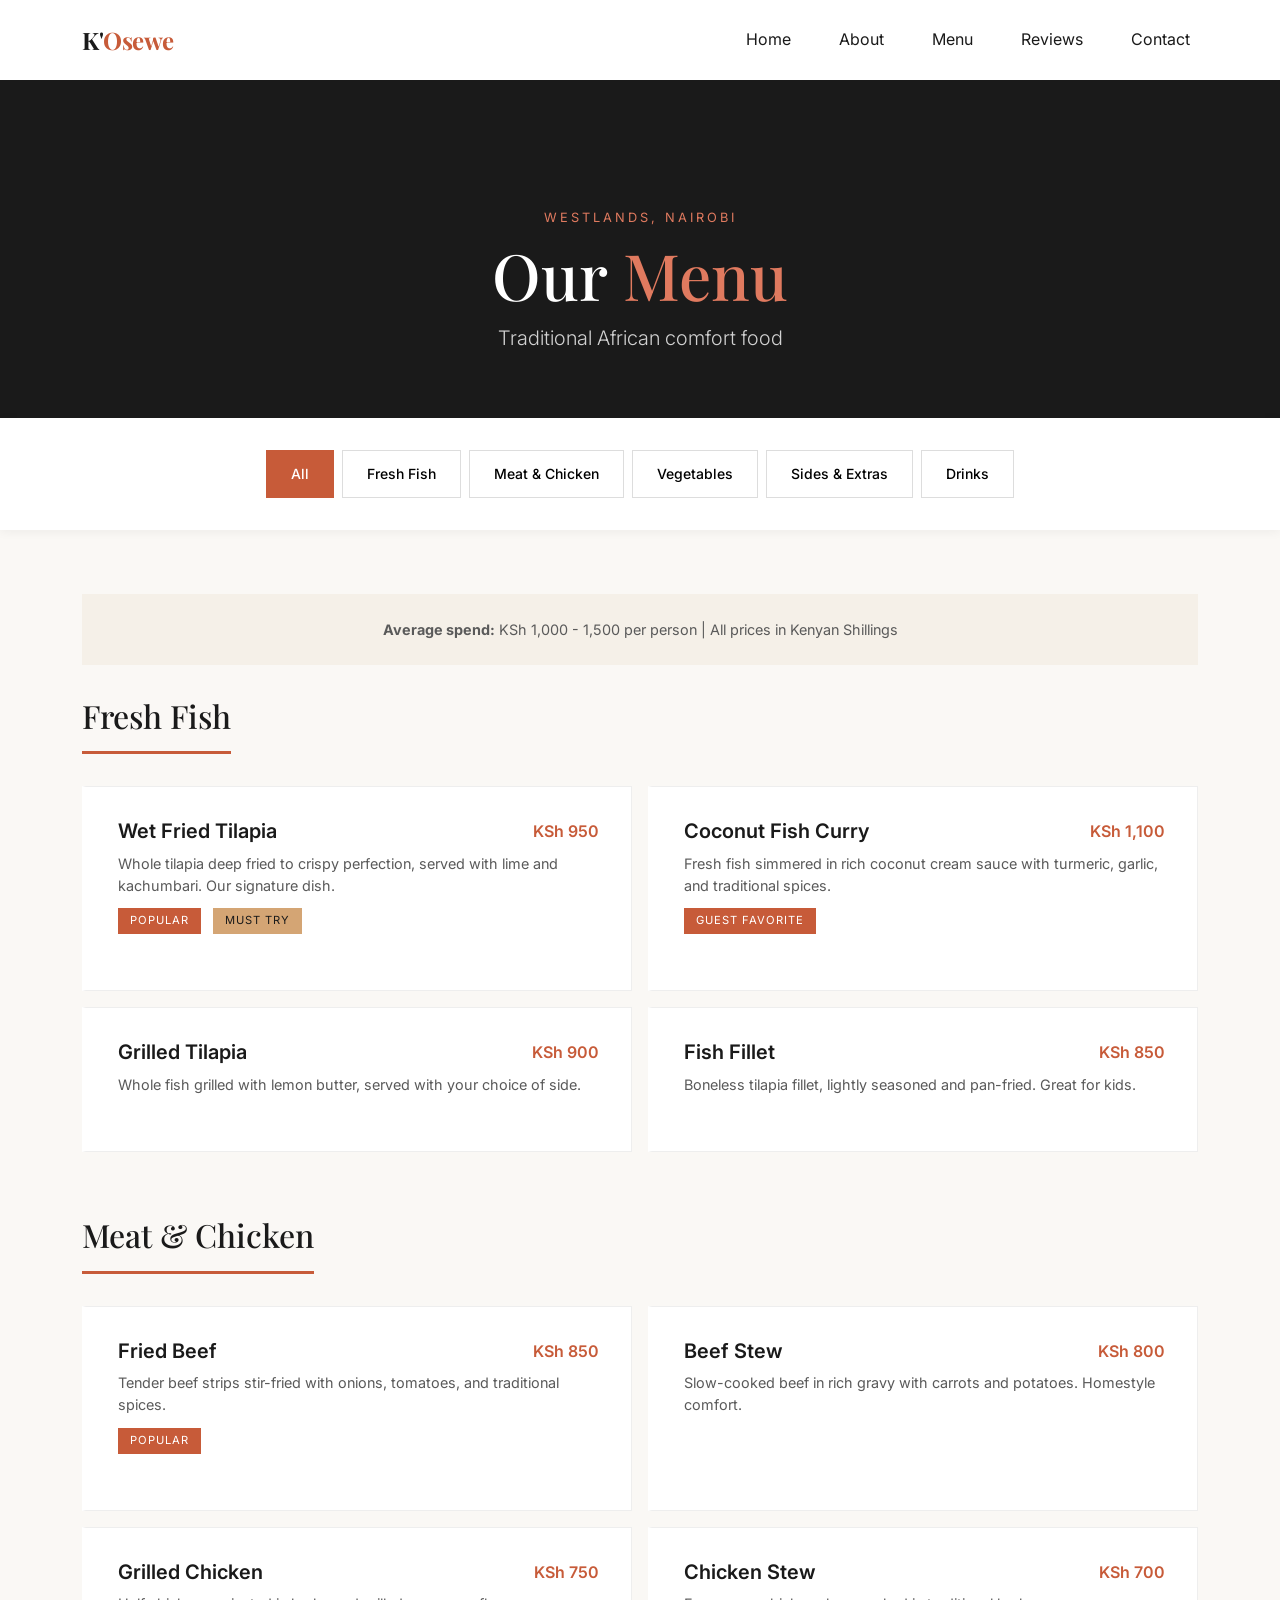
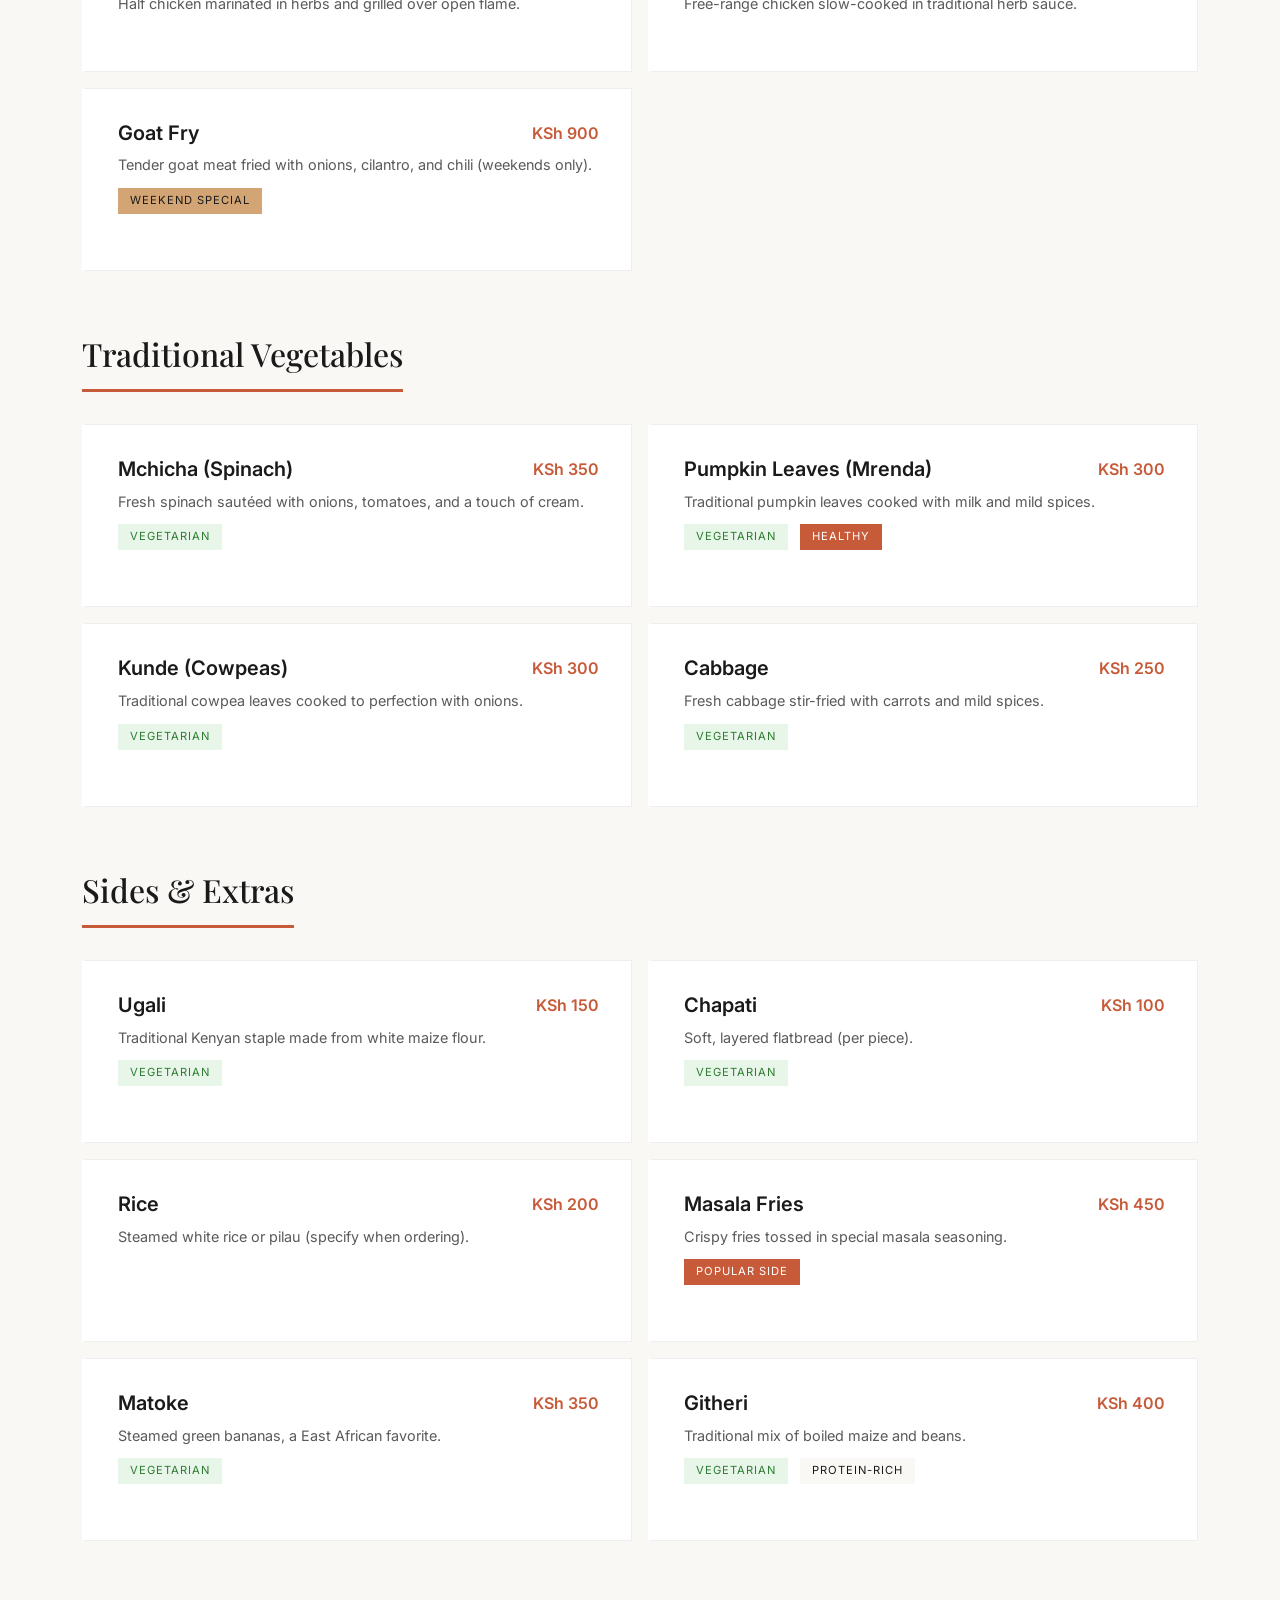
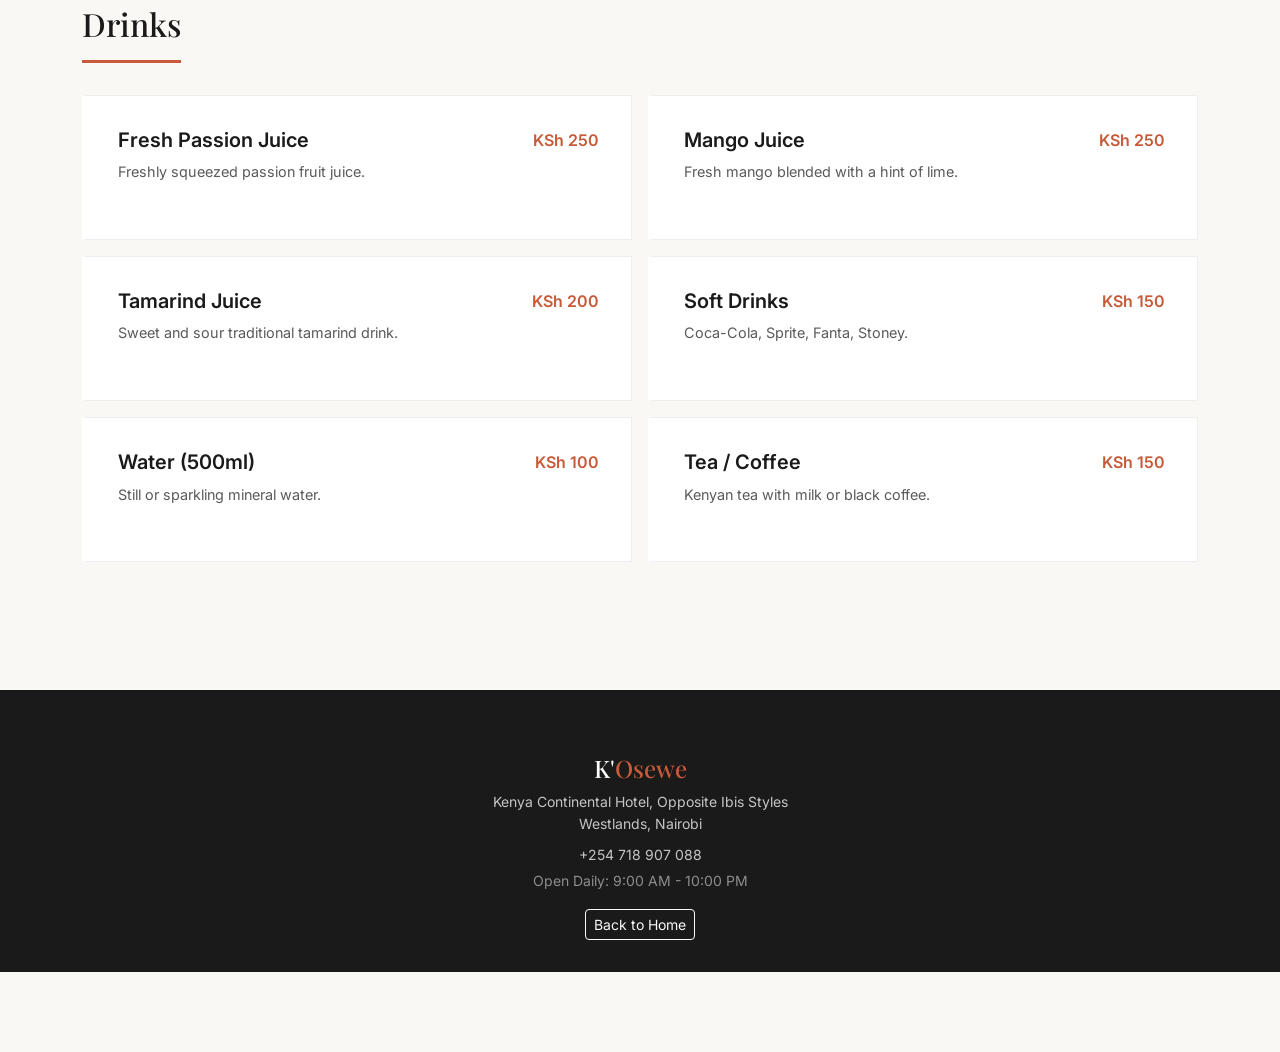
<file: menu.html>
<!DOCTYPE html>
<html lang="en">
<head>
    <meta charset="UTF-8">
    <meta name="viewport" content="width=device-width, initial-scale=1.0, maximum-scale=5.0">
    <title>Menu | K'Osewe Westlands</title>
    <meta name="description" content="Browse K'Osewe Westlands menu: fresh fish, meat & chicken, traditional vegetables, sides, and drinks.">
    <meta property="og:title" content="Menu | K'Osewe Westlands">
    <meta property="og:description" content="Browse K'Osewe Westlands menu: fresh fish, meat & chicken, traditional vegetables, sides, and drinks.">
    <meta property="og:type" content="website">
    <link rel="icon" href="assets/favicon.svg" type="image/svg+xml">
    <link href="https://cdn.jsdelivr.net/npm/bootstrap@5.3.2/dist/css/bootstrap.min.css" rel="stylesheet">
    <link href="https://fonts.googleapis.com/css2?family=Playfair+Display:wght@400;600;700&family=Inter:wght@300;400;500;600&display=swap" rel="stylesheet">
    <link rel="stylesheet" href="css/styles.css">
</head>
<body>
    <!-- Navigation -->
    <nav class="navbar navbar-expand-lg navbar-solid navbar-light">
        <div class="container">
            <a class="navbar-brand" href="index.html#home">K'<span>Osewe</span></a>
            <button class="navbar-toggler" type="button" data-bs-toggle="collapse" data-bs-target="#navbarNav" aria-controls="navbarNav" aria-expanded="false" aria-label="Toggle navigation">
                <span class="navbar-toggler-icon"></span>
            </button>
            <div class="collapse navbar-collapse" id="navbarNav">
                <ul class="navbar-nav ms-auto">
                    <li class="nav-item"><a class="nav-link" href="index.html#home">Home</a></li>
                    <li class="nav-item"><a class="nav-link" href="index.html#about">About</a></li>
                    <li class="nav-item"><a class="nav-link" href="menu.html">Menu</a></li>
                    <li class="nav-item"><a class="nav-link" href="index.html#reviews">Reviews</a></li>
                    <li class="nav-item"><a class="nav-link" href="index.html#contact">Contact</a></li>
                </ul>
            </div>
        </div>
    </nav>

    <!-- Page Header -->
    <header class="page-header">
        <div class="page-header-content">
            <p class="text-uppercase mb-2" style="letter-spacing: 3px; color: var(--accent-light); font-size: 0.8rem;">Westlands, Nairobi</p>
            <h1 class="serif">Our <span>Menu</span></h1>
            <p class="lead mb-0">Traditional African comfort food</p>
        </div>
    </header>

    <!-- Filters -->
    <div class="menu-filters">
        <div class="container">
            <button class="filter-btn active" data-filter="all">All</button>
            <button class="filter-btn" data-filter="fish">Fresh Fish</button>
            <button class="filter-btn" data-filter="meat">Meat & Chicken</button>
            <button class="filter-btn" data-filter="veg">Vegetables</button>
            <button class="filter-btn" data-filter="sides">Sides & Extras</button>
            <button class="filter-btn" data-filter="drinks">Drinks</button>
        </div>
    </div>

    <!-- Menu Content -->
    <section class="menu-section">
        <div class="container">

            <div class="price-note">
                <p><strong>Average spend:</strong> KSh 1,000 - 1,500 per person | All prices in Kenyan Shillings</p>
            </div>

            <!-- Fresh Fish -->
            <div class="menu-category" data-category="fish">
                <h3 class="category-title serif">Fresh Fish</h3>
                <div class="row g-3">
                    <div class="col-md-6">
                        <div class="menu-card h-100">
                            <div class="menu-card-header">
                                <h4>Wet Fried Tilapia</h4>
                                <span class="price">KSh 950</span>
                            </div>
                            <p>Whole tilapia deep fried to crispy perfection, served with lime and kachumbari. Our signature dish.</p>
                            <span class="tag popular">Popular</span>
                            <span class="tag chef">Must Try</span>
                        </div>
                    </div>
                    <div class="col-md-6">
                        <div class="menu-card h-100">
                            <div class="menu-card-header">
                                <h4>Coconut Fish Curry</h4>
                                <span class="price">KSh 1,100</span>
                            </div>
                            <p>Fresh fish simmered in rich coconut cream sauce with turmeric, garlic, and traditional spices.</p>
                            <span class="tag popular">Guest Favorite</span>
                        </div>
                    </div>
                    <div class="col-md-6">
                        <div class="menu-card h-100">
                            <div class="menu-card-header">
                                <h4>Grilled Tilapia</h4>
                                <span class="price">KSh 900</span>
                            </div>
                            <p>Whole fish grilled with lemon butter, served with your choice of side.</p>
                        </div>
                    </div>
                    <div class="col-md-6">
                        <div class="menu-card h-100">
                            <div class="menu-card-header">
                                <h4>Fish Fillet</h4>
                                <span class="price">KSh 850</span>
                            </div>
                            <p>Boneless tilapia fillet, lightly seasoned and pan-fried. Great for kids.</p>
                        </div>
                    </div>
                </div>
            </div>

            <!-- Meat & Chicken -->
            <div class="menu-category" data-category="meat">
                <h3 class="category-title serif">Meat & Chicken</h3>
                <div class="row g-3">
                    <div class="col-md-6">
                        <div class="menu-card h-100">
                            <div class="menu-card-header">
                                <h4>Fried Beef</h4>
                                <span class="price">KSh 850</span>
                            </div>
                            <p>Tender beef strips stir-fried with onions, tomatoes, and traditional spices.</p>
                            <span class="tag popular">Popular</span>
                        </div>
                    </div>
                    <div class="col-md-6">
                        <div class="menu-card h-100">
                            <div class="menu-card-header">
                                <h4>Beef Stew</h4>
                                <span class="price">KSh 800</span>
                            </div>
                            <p>Slow-cooked beef in rich gravy with carrots and potatoes. Homestyle comfort.</p>
                        </div>
                    </div>
                    <div class="col-md-6">
                        <div class="menu-card h-100">
                            <div class="menu-card-header">
                                <h4>Grilled Chicken</h4>
                                <span class="price">KSh 750</span>
                            </div>
                            <p>Half chicken marinated in herbs and grilled over open flame.</p>
                        </div>
                    </div>
                    <div class="col-md-6">
                        <div class="menu-card h-100">
                            <div class="menu-card-header">
                                <h4>Chicken Stew</h4>
                                <span class="price">KSh 700</span>
                            </div>
                            <p>Free-range chicken slow-cooked in traditional herb sauce.</p>
                        </div>
                    </div>
                    <div class="col-md-6">
                        <div class="menu-card h-100">
                            <div class="menu-card-header">
                                <h4>Goat Fry</h4>
                                <span class="price">KSh 900</span>
                            </div>
                            <p>Tender goat meat fried with onions, cilantro, and chili (weekends only).</p>
                            <span class="tag chef">Weekend Special</span>
                        </div>
                    </div>
                </div>
            </div>

            <!-- Vegetables -->
            <div class="menu-category" data-category="veg">
                <h3 class="category-title serif">Traditional Vegetables</h3>
                <div class="row g-3">
                    <div class="col-md-6">
                        <div class="menu-card h-100">
                            <div class="menu-card-header">
                                <h4>Mchicha (Spinach)</h4>
                                <span class="price">KSh 350</span>
                            </div>
                            <p>Fresh spinach sautéed with onions, tomatoes, and a touch of cream.</p>
                            <span class="tag veg">Vegetarian</span>
                        </div>
                    </div>
                    <div class="col-md-6">
                        <div class="menu-card h-100">
                            <div class="menu-card-header">
                                <h4> Pumpkin Leaves (Mrenda)</h4>
                                <span class="price">KSh 300</span>
                            </div>
                            <p>Traditional pumpkin leaves cooked with milk and mild spices.</p>
                            <span class="tag veg">Vegetarian</span>
                            <span class="tag popular">Healthy</span>
                        </div>
                    </div>
                    <div class="col-md-6">
                        <div class="menu-card h-100">
                            <div class="menu-card-header">
                                <h4>Kunde (Cowpeas)</h4>
                                <span class="price">KSh 300</span>
                            </div>
                            <p>Traditional cowpea leaves cooked to perfection with onions.</p>
                            <span class="tag veg">Vegetarian</span>
                        </div>
                    </div>
                    <div class="col-md-6">
                        <div class="menu-card h-100">
                            <div class="menu-card-header">
                                <h4>Cabbage</h4>
                                <span class="price">KSh 250</span>
                            </div>
                            <p>Fresh cabbage stir-fried with carrots and mild spices.</p>
                            <span class="tag veg">Vegetarian</span>
                        </div>
                    </div>
                </div>
            </div>

            <!-- Sides & Extras -->
            <div class="menu-category" data-category="sides">
                <h3 class="category-title serif">Sides & Extras</h3>
                <div class="row g-3">
                    <div class="col-md-6">
                        <div class="menu-card h-100">
                            <div class="menu-card-header">
                                <h4>Ugali</h4>
                                <span class="price">KSh 150</span>
                            </div>
                            <p>Traditional Kenyan staple made from white maize flour.</p>
                            <span class="tag veg">Vegetarian</span>
                        </div>
                    </div>
                    <div class="col-md-6">
                        <div class="menu-card h-100">
                            <div class="menu-card-header">
                                <h4>Chapati</h4>
                                <span class="price">KSh 100</span>
                            </div>
                            <p>Soft, layered flatbread (per piece).</p>
                            <span class="tag veg">Vegetarian</span>
                        </div>
                    </div>
                    <div class="col-md-6">
                        <div class="menu-card h-100">
                            <div class="menu-card-header">
                                <h4>Rice</h4>
                                <span class="price">KSh 200</span>
                            </div>
                            <p>Steamed white rice or pilau (specify when ordering).</p>
                        </div>
                    </div>
                    <div class="col-md-6">
                        <div class="menu-card h-100">
                            <div class="menu-card-header">
                                <h4>Masala Fries</h4>
                                <span class="price">KSh 450</span>
                            </div>
                            <p>Crispy fries tossed in special masala seasoning.</p>
                            <span class="tag popular">Popular Side</span>
                        </div>
                    </div>
                    <div class="col-md-6">
                        <div class="menu-card h-100">
                            <div class="menu-card-header">
                                <h4>Matoke</h4>
                                <span class="price">KSh 350</span>
                            </div>
                            <p>Steamed green bananas, a East African favorite.</p>
                            <span class="tag veg">Vegetarian</span>
                        </div>
                    </div>
                    <div class="col-md-6">
                        <div class="menu-card h-100">
                            <div class="menu-card-header">
                                <h4>Githeri</h4>
                                <span class="price">KSh 400</span>
                            </div>
                            <p>Traditional mix of boiled maize and beans.</p>
                            <span class="tag veg">Vegetarian</span>
                            <span class="tag">Protein-rich</span>
                        </div>
                    </div>
                </div>
            </div>

            <!-- Drinks -->
            <div class="menu-category" data-category="drinks">
                <h3 class="category-title serif">Drinks</h3>
                <div class="row g-3">
                    <div class="col-md-6">
                        <div class="menu-card h-100">
                            <div class="menu-card-header">
                                <h4>Fresh Passion Juice</h4>
                                <span class="price">KSh 250</span>
                            </div>
                            <p>Freshly squeezed passion fruit juice.</p>
                        </div>
                    </div>
                    <div class="col-md-6">
                        <div class="menu-card h-100">
                            <div class="menu-card-header">
                                <h4>Mango Juice</h4>
                                <span class="price">KSh 250</span>
                            </div>
                            <p>Fresh mango blended with a hint of lime.</p>
                        </div>
                    </div>
                    <div class="col-md-6">
                        <div class="menu-card h-100">
                            <div class="menu-card-header">
                                <h4>Tamarind Juice</h4>
                                <span class="price">KSh 200</span>
                            </div>
                            <p>Sweet and sour traditional tamarind drink.</p>
                        </div>
                    </div>
                    <div class="col-md-6">
                        <div class="menu-card h-100">
                            <div class="menu-card-header">
                                <h4>Soft Drinks</h4>
                                <span class="price">KSh 150</span>
                            </div>
                            <p>Coca-Cola, Sprite, Fanta, Stoney.</p>
                        </div>
                    </div>
                    <div class="col-md-6">
                        <div class="menu-card h-100">
                            <div class="menu-card-header">
                                <h4>Water (500ml)</h4>
                                <span class="price">KSh 100</span>
                            </div>
                            <p>Still or sparkling mineral water.</p>
                        </div>
                    </div>
                    <div class="col-md-6">
                        <div class="menu-card h-100">
                            <div class="menu-card-header">
                                <h4>Tea / Coffee</h4>
                                <span class="price">KSh 150</span>
                            </div>
                            <p> Kenyan tea with milk or black coffee.</p>
                        </div>
                    </div>
                </div>
            </div>

        </div>
    </section>

    <!-- Footer -->
    <footer>
        <div class="container text-center">
            <h4 class="serif mb-2">K'<span style="color: var(--accent);">Osewe</span></h4>
            <p class="opacity-75 mb-2 small">Kenya Continental Hotel, Opposite Ibis Styles<br>Westlands, Nairobi</p>
            <p class="opacity-75 small mb-1">+254 718 907 088</p>
            <p class="opacity-50 small mb-3">Open Daily: 9:00 AM - 10:00 PM</p>
            <a href="index.html#home" class="btn btn-outline-light btn-sm">Back to Home</a>
        </div>
    </footer>

    <!-- Mobile CTA Bar -->
    <div class="cta-bar" role="navigation" aria-label="Quick actions">
        <div class="container">
            <div class="cta-grid">
                <a class="cta-btn primary" href="tel:+254718907088">Call</a>
                <a class="cta-btn" href="https://www.google.com/maps/search/?api=1&query=Kenya%20Continental%20Hotel%2C%20Westlands%2C%20Nairobi" target="_blank" rel="noopener">Directions</a>
                <a class="cta-btn" href="index.html#contact">Contact</a>
            </div>
        </div>
    </div>

    <script src="https://cdn.jsdelivr.net/npm/bootstrap@5.3.2/dist/js/bootstrap.bundle.min.js"></script>
    <script src="js/main.js" defer></script>
    <script src="js/menu.js" defer></script>
</body>
</html>
</file>
<file: css/styles.css>
:root {
  --primary: #1a1a1a;
  --accent: #c75b39; /* Terracotta */
  --accent-light: #e07a5f;
  --earth: #8c7b65; /* Sage/earth */
  --light: #faf8f5;
  --cream: #f5f0e8;
  --gold: #d4a574;
  --gray: #5a5a5a;
}

* {
  margin: 0;
  padding: 0;
  box-sizing: border-box;
}

html,
body {
  overflow-x: hidden;
  max-width: 100%;
}

body {
  font-family: "Inter", sans-serif;
  background-color: var(--light);
  color: var(--primary);
  line-height: 1.6;
}

.serif {
  font-family: "Playfair Display", serif;
}

/* Navigation */
.navbar {
  padding: 1rem 0;
  background: rgba(250, 248, 245, 0.98);
  transition: all 0.4s ease;
}

.navbar.scrolled {
  background: rgba(250, 248, 245, 0.98);
  backdrop-filter: blur(10px);
  padding: 0.75rem 0;
  box-shadow: 0 2px 20px rgba(0, 0, 0, 0.05);
}

.navbar.navbar-solid {
  background: white;
  box-shadow: 0 2px 20px rgba(0, 0, 0, 0.05);
}

.navbar-brand {
  font-family: "Playfair Display", serif;
  font-size: 1.5rem;
  font-weight: 700;
  color: var(--primary) !important;
  letter-spacing: -0.5px;
}

.navbar-brand span {
  color: var(--accent);
}

.nav-link {
  font-weight: 400;
  color: var(--primary) !important;
  margin-left: 0;
  margin-top: 0.5rem;
  padding: 0.5rem 0;
  position: relative;
  transition: color 0.3s ease;
  display: inline-block;
}

.nav-link::after {
  content: "";
  position: absolute;
  bottom: 0;
  left: 0;
  width: 0;
  height: 2px;
  background: var(--accent);
  transition: width 0.3s ease;
}

.nav-link:hover::after {
  width: 100%;
}

@media (min-width: 992px) {
  .nav-link {
    margin-left: 2rem;
    margin-top: 0;
    padding: 0.5rem;
  }
}

/* Hero (home) */
.hero {
  min-height: auto;
  padding: 6rem 0 4rem;
  display: flex;
  align-items: center;
  position: relative;
  overflow: hidden;
  background: linear-gradient(135deg, var(--cream) 0%, var(--light) 100%);
}

@media (min-width: 768px) {
  .hero {
    min-height: 100vh;
    padding: 0;
  }
}

.hero-pattern {
  position: absolute;
  top: 0;
  right: 0;
  width: 100%;
  height: 100%;
  opacity: 0.03;
  background-image: url("data:image/svg+xml,%3Csvg width='60' height='60' viewBox='0 0 60 60' xmlns='http://www.w3.org/2000/svg'%3E%3Cg fill='none' fill-rule='evenodd'%3E%3Cg fill='%23000000' fill-opacity='1'%3E%3Cpath d='M36 34v-4h-2v4h-4v2h4v4h2v-4h4v-2h-4zm0-30V0h-2v4h-4v2h4v4h2V6h4V4h-4zM6 34v-4H4v4H0v2h4v4h2v-4h4v-2H6zM6 4V0H4v4H0v2h4v4h2V6h4V4H6z'/%3E%3C/g%3E%3C/g%3E%3C/svg%3E");
  z-index: 0;
}

.hero-content {
  padding: 2rem 0;
  position: relative;
  z-index: 2;
}

.hero-badge {
  display: inline-block;
  background: var(--accent);
  color: white;
  padding: 0.5rem 1rem;
  font-size: 0.75rem;
  text-transform: uppercase;
  letter-spacing: 2px;
  margin-bottom: 1.5rem;
  opacity: 0;
  transform: translateY(20px);
  animation: fadeUp 0.8s ease forwards;
}

.hero-title {
  font-size: clamp(2.5rem, 8vw, 4.5rem);
  line-height: 1.1;
  margin-bottom: 1rem;
  opacity: 0;
  transform: translateY(20px);
  animation: fadeUp 0.8s ease 0.2s forwards;
  word-wrap: break-word;
}

.hero-title span {
  color: var(--accent);
}

.hero-text {
  font-size: 1rem;
  color: var(--gray);
  max-width: 100%;
  margin-bottom: 2rem;
  opacity: 0;
  transform: translateY(20px);
  animation: fadeUp 0.8s ease 0.4s forwards;
}

@media (min-width: 768px) {
  .hero-text {
    max-width: 500px;
    font-size: 1.125rem;
  }
}

.btn-primary-custom {
  background: var(--light);
  color: white;
  padding: 0.875rem 2rem;
  border: none;
  font-weight: 500;
  letter-spacing: 1px;
  transition: all 0.3s ease;
  opacity: 0;
  transform: translateY(20px);
  animation: fadeUp 0.8s ease 0.6s forwards;
  display: inline-block;
  width: 100%;
  text-align: center;
}

@media (min-width: 576px) {
  .btn-primary-custom {
    width: auto;
  }
}

.btn-primary-custom:hover {
  background: var(--light);
  transform: translateY(-2px);
  box-shadow: 0 10px 30px rgba(199, 91, 57, 0.3);
}

.hero-image {
  position: relative;
  margin-top: 2rem;
  opacity: 0;
  transform: translateX(30px);
  animation: fadeLeft 1s ease 0.4s forwards;
}

@media (min-width: 768px) {
  .hero-image {
    margin-top: 0;
    transform: translateX(50px);
  }
}

.hero-image img {
  width: 100%;
  height: 300px;
  object-fit: cover;
  border-radius: 0;
}

@media (min-width: 576px) {
  .hero-image img {
    height: 400px;
  }
}

@media (min-width: 768px) {
  .hero-image img {
    height: 500px;
  }
}

@media (min-width: 992px) {
  .hero-image img {
    height: 600px;
  }
}

.hero-stats {
  position: relative;
  bottom: auto;
  left: auto;
  margin: -2rem 1rem 0;
  background: white;
  padding: 1.5rem;
  box-shadow: 0 20px 40px rgba(0, 0, 0, 0.1);
  opacity: 0;
  transform: translateY(20px);
  animation: fadeUp 0.8s ease 0.8s forwards;
  z-index: 10;
  display: flex;
  justify-content: space-around;
  flex-wrap: wrap;
  gap: 1rem;
}

@media (min-width: 768px) {
  .hero-stats {
    position: absolute;
    bottom: -30px;
    left: -30px;
    margin: 0;
    padding: 2rem;
    flex-wrap: nowrap;
    gap: 2rem;
  }
}

.stat-item {
  text-align: center;
}

.stat-number {
  font-family: "Playfair Display", serif;
  font-size: 1.75rem;
  font-weight: 700;
  color: var(--accent);
  display: block;
}

.stat-label {
  font-size: 0.75rem;
  text-transform: uppercase;
  letter-spacing: 1px;
  color: var(--gray);
}

/* Features */
.features {
  padding: 5rem 0 4rem;
  background: white;
}

@media (min-width: 768px) {
  .features {
    padding: 8rem 0 6rem;
  }
}

.section-header {
  text-align: center;
  margin-bottom: 2.5rem;
}

@media (min-width: 768px) {
  .section-header {
    margin-bottom: 4rem;
  }
}

.section-subtitle {
  color: var(--accent);
  text-transform: uppercase;
  letter-spacing: 3px;
  font-size: 0.8rem;
  margin-bottom: 0.75rem;
}

.section-title {
  font-size: clamp(1.75rem, 4vw, 3rem);
}

.feature-card {
  padding: 2rem 1.5rem;
  text-align: center;
  transition: all 0.4s ease;
  border: 1px solid transparent;
  background: var(--light);
  margin-bottom: 1rem;
  height: 100%;
}

@media (min-width: 768px) {
  .feature-card {
    padding: 3rem 2rem;
    margin-bottom: 0;
  }
}

.feature-card:hover {
  border-color: var(--accent);
  transform: translateY(-5px);
  box-shadow: 0 15px 30px rgba(0, 0, 0, 0.08);
}

.feature-icon {
  width: 60px;
  height: 60px;
  background: var(--accent);
  color: white;
  border-radius: 50%;
  display: flex;
  align-items: center;
  justify-content: center;
  margin: 0 auto 1.25rem;
  font-size: 1.5rem;
}

/* Reviews */
.reviews {
  padding: 4rem 0;
  background: var(--cream);
  position: relative;
}

@media (min-width: 768px) {
  .reviews {
    padding: 6rem 0;
  }
}

.review-card {
  background: white;
  padding: 2rem;
  margin-bottom: 1.5rem;
  box-shadow: 0 5px 20px rgba(0, 0, 0, 0.05);
  border-left: 4px solid var(--accent);
  height: 100%;
}

.review-stars {
  color: var(--gold);
  font-size: 1.25rem;
  margin-bottom: 1rem;
}

.review-text {
  font-style: italic;
  color: var(--gray);
  margin-bottom: 1rem;
  line-height: 1.7;
}

.review-dish {
  display: inline-block;
  background: var(--light);
  padding: 0.25rem 0.75rem;
  font-size: 0.8rem;
  color: var(--accent);
  font-weight: 500;
  margin-bottom: 0.75rem;
}

.review-author {
  font-weight: 600;
  font-size: 0.9rem;
}

/* Menu preview */
.menu-preview {
  padding: 4rem 0;
  background: var(--primary);
  color: white;
  position: relative;
  overflow: hidden;
}

@media (min-width: 768px) {
  .menu-preview {
    padding: 6rem 0;
  }
}

.menu-item {
  display: flex;
  justify-content: space-between;
  align-items: flex-start;
  padding: 1.25rem 0;
  border-bottom: 1px solid rgba(255, 255, 255, 0.1);
  transition: all 0.3s ease;
  flex-wrap: wrap;
  gap: 0.5rem;
}

@media (min-width: 768px) {
  .menu-item {
    padding: 1.5rem 0;
    flex-wrap: nowrap;
    gap: 0;
  }
}

.menu-item:hover {
  padding-left: 5px;
  border-bottom-color: var(--accent);
}

.menu-item h4 {
  font-weight: 400;
  margin: 0;
  font-size: 1rem;
  flex: 1;
}

@media (min-width: 576px) {
  .menu-item h4 {
    font-size: 1.1rem;
  }
}

.menu-item .price {
  color: var(--accent-light);
  font-weight: 600;
  font-size: 1rem;
}

.dots {
  display: none;
}

@media (min-width: 768px) {
  .dots {
    display: block;
    flex: 1;
    border-bottom: 1px dotted rgba(255, 255, 255, 0.3);
    margin: 0 1rem;
    position: relative;
    top: -5px;
  }
}

/* Info */
.info-section {
  padding: 4rem 0;
  background: white;
}

@media (min-width: 768px) {
  .info-section {
    padding: 6rem 0;
  }
}

.info-card {
  background: var(--light);
  padding: 2rem;
  margin-bottom: 1.5rem;
  text-align: center;
  transition: all 0.3s ease;
}

.info-card:hover {
  background: var(--cream);
  transform: translateY(-3px);
}

.info-icon {
  font-size: 2rem;
  margin-bottom: 1rem;
}

.info-card h4 {
  font-size: 1rem;
  margin-bottom: 0.5rem;
  color: var(--accent);
}

.info-card p {
  margin: 0;
  font-size: 0.95rem;
  color: var(--gray);
}

/* Footer */
footer {
  background: var(--primary);
  color: white;
  padding: 3rem 0 2rem;
}

@media (min-width: 768px) {
  footer {
    padding: 4rem 0 2rem;
  }
}

.footer-brand {
  font-family: "Playfair Display", serif;
  font-size: 1.75rem;
  margin-bottom: 1rem;
}

.footer-brand span {
  color: var(--accent);
}

/* Menu page */
.page-header {
  background: var(--primary);
  color: white;
  padding: 6rem 0 3rem;
  text-align: center;
  position: relative;
  overflow: hidden;
}

@media (min-width: 768px) {
  .page-header {
    padding: 8rem 0 4rem;
  }
}

.page-header::before {
  content: "";
  position: absolute;
  inset: 0;
  background: url("https://images.unsplash.com/photo-1604329760661-e71dc83f8f26?w=1200&q=80")
    center / cover;
  opacity: 0.15;
}

.page-header-content {
  position: relative;
  z-index: 1;
  padding: 0 1rem;
}

.page-header h1 {
  font-size: clamp(2.5rem, 6vw, 4rem);
  margin-bottom: 0.5rem;
  word-wrap: break-word;
}

.page-header h1 span {
  color: var(--accent-light);
}

.page-header .lead {
  font-size: 1rem;
  opacity: 0.8;
}

@media (min-width: 768px) {
  .page-header .lead {
    font-size: 1.25rem;
  }
}

.menu-filters {
  padding: 1.5rem 0;
  background: white;
  position: sticky;
  top: 0;
  z-index: 100;
  box-shadow: 0 2px 10px rgba(0, 0, 0, 0.05);
  overflow-x: auto;
  -webkit-overflow-scrolling: touch;
}

.menu-filters .container {
  display: flex;
  flex-wrap: nowrap;
  justify-content: flex-start;
  gap: 0.5rem;
  padding: 0 1rem;
}

@media (min-width: 768px) {
  .menu-filters {
    padding: 2rem 0;
    overflow-x: visible;
  }
  .menu-filters .container {
    flex-wrap: wrap;
    justify-content: center;
    gap: 0;
  }
}

.filter-btn {
  background: transparent;
  border: 1px solid #ddd;
  padding: 0.625rem 1.25rem;
  font-weight: 500;
  font-size: 0.875rem;
  transition: all 0.3s ease;
  cursor: pointer;
  white-space: nowrap;
  flex-shrink: 0;
}

@media (min-width: 768px) {
  .filter-btn {
    margin: 0 0.25rem;
    padding: 0.75rem 1.5rem;
  }
}

.filter-btn:hover,
.filter-btn.active {
  background: var(--accent);
  color: white;
  border-color: var(--accent);
}

.menu-section {
  padding: 2rem 0 4rem;
}

@media (min-width: 768px) {
  .menu-section {
    padding: 4rem 0;
  }
}

.menu-category {
  margin-bottom: 3rem;
}

@media (min-width: 768px) {
  .menu-category {
    margin-bottom: 4rem;
  }
}

.category-title {
  font-size: 1.5rem;
  margin-bottom: 1.5rem;
  padding-bottom: 0.75rem;
  border-bottom: 3px solid var(--accent);
  display: inline-block;
}

@media (min-width: 768px) {
  .category-title {
    font-size: 2rem;
    margin-bottom: 2rem;
    padding-bottom: 1rem;
  }
}

.menu-card {
  background: white;
  border: 1px solid #eee;
  padding: 1.5rem;
  margin-bottom: 1rem;
  transition: all 0.3s ease;
  position: relative;
  overflow: hidden;
  border-left: 4px solid transparent;
}

@media (min-width: 768px) {
  .menu-card {
    padding: 2rem;
    margin-bottom: 1.5rem;
  }
}

.menu-card:hover {
  transform: translateY(-3px);
  box-shadow: 0 10px 30px rgba(0, 0, 0, 0.08);
  border-left-color: var(--accent);
}

.menu-card-header {
  display: flex;
  justify-content: space-between;
  align-items: flex-start;
  margin-bottom: 0.5rem;
  flex-wrap: wrap;
  gap: 0.5rem;
}

.menu-card h4 {
  font-size: 1.1rem;
  margin: 0;
  font-weight: 600;
  flex: 1;
  min-width: 0;
  word-wrap: break-word;
}

@media (min-width: 576px) {
  .menu-card h4 {
    font-size: 1.25rem;
  }
}

.menu-card .price {
  font-size: 1rem;
  color: var(--accent);
  font-weight: 600;
  white-space: nowrap;
}

.menu-card p {
  color: var(--gray);
  font-size: 0.9rem;
  margin: 0;
  line-height: 1.5;
}

.tag {
  display: inline-block;
  font-size: 0.65rem;
  text-transform: uppercase;
  letter-spacing: 1px;
  padding: 0.25rem 0.625rem;
  background: var(--light);
  margin-top: 0.75rem;
  margin-right: 0.375rem;
}

@media (min-width: 576px) {
  .tag {
    font-size: 0.7rem;
    padding: 0.25rem 0.75rem;
    margin-right: 0.5rem;
  }
}

.tag.popular {
  background: var(--accent);
  color: white;
}

.tag.chef {
  background: var(--gold);
  color: var(--primary);
}

.tag.veg {
  background: #e8f5e9;
  color: #2e7d32;
}

.price-note {
  background: var(--cream);
  padding: 1.5rem;
  text-align: center;
  margin-bottom: 2rem;
  border-radius: 0;
}

.price-note p {
  margin: 0;
  color: var(--gray);
  font-size: 0.9rem;
}

.fade-in {
  animation: fadeIn 0.5s ease forwards;
}

@keyframes fadeIn {
  from {
    opacity: 0;
    transform: translateY(15px);
  }
  to {
    opacity: 1;
    transform: translateY(0);
  }
}

.hidden {
  display: none;
}

/* Touch targets */
.btn,
.nav-link,
.filter-btn {
  min-height: 44px;
  min-width: 44px;
}

@media (min-width: 768px) {
  .btn,
  .nav-link {
    min-height: auto;
    min-width: auto;
  }
}

/* CTA bar (mobile) */
.cta-bar {
  position: fixed;
  bottom: 0;
  left: 0;
  right: 0;
  z-index: 1030;
  background: rgba(250, 248, 245, 0.98);
  backdrop-filter: blur(10px);
  border-top: 1px solid rgba(0, 0, 0, 0.08);
  padding: 0.75rem;
}

.cta-bar .cta-grid {
  display: grid;
  grid-template-columns: repeat(3, 1fr);
  gap: 0.5rem;
}

.cta-bar .cta-btn {
  display: inline-flex;
  align-items: center;
  justify-content: center;
  gap: 0.5rem;
  font-weight: 600;
  text-decoration: none;
  border: 1px solid rgba(0, 0, 0, 0.12);
  background: white;
  color: var(--primary);
  padding: 0.65rem 0.5rem;
}

.cta-bar .cta-btn.primary {
  background: var(--accent);
  color: white;
  border-color: var(--accent);
}

@media (min-width: 992px) {
  .cta-bar {
    display: none;
  }
}

body.has-cta-bar {
  padding-bottom: 80px;
}

/* Animations */
@keyframes fadeUp {
  to {
    opacity: 1;
    transform: translateY(0);
  }
}

@keyframes fadeLeft {
  to {
    opacity: 1;
    transform: translateX(0);
  }
}

.reveal {
  opacity: 0;
  transform: translateY(20px);
  transition: all 0.6s ease;
}

.reveal.active {
  opacity: 1;
  transform: translateY(0);
}

@media (prefers-reduced-motion: reduce) {
  * {
    scroll-behavior: auto !important;
  }
  .reveal,
  .hero-badge,
  .hero-title,
  .hero-text,
  .btn-primary-custom,
  .hero-image {
    animation: none !important;
    transition: none !important;
    transform: none !important;
    opacity: 1 !important;
  }
}
</file>
